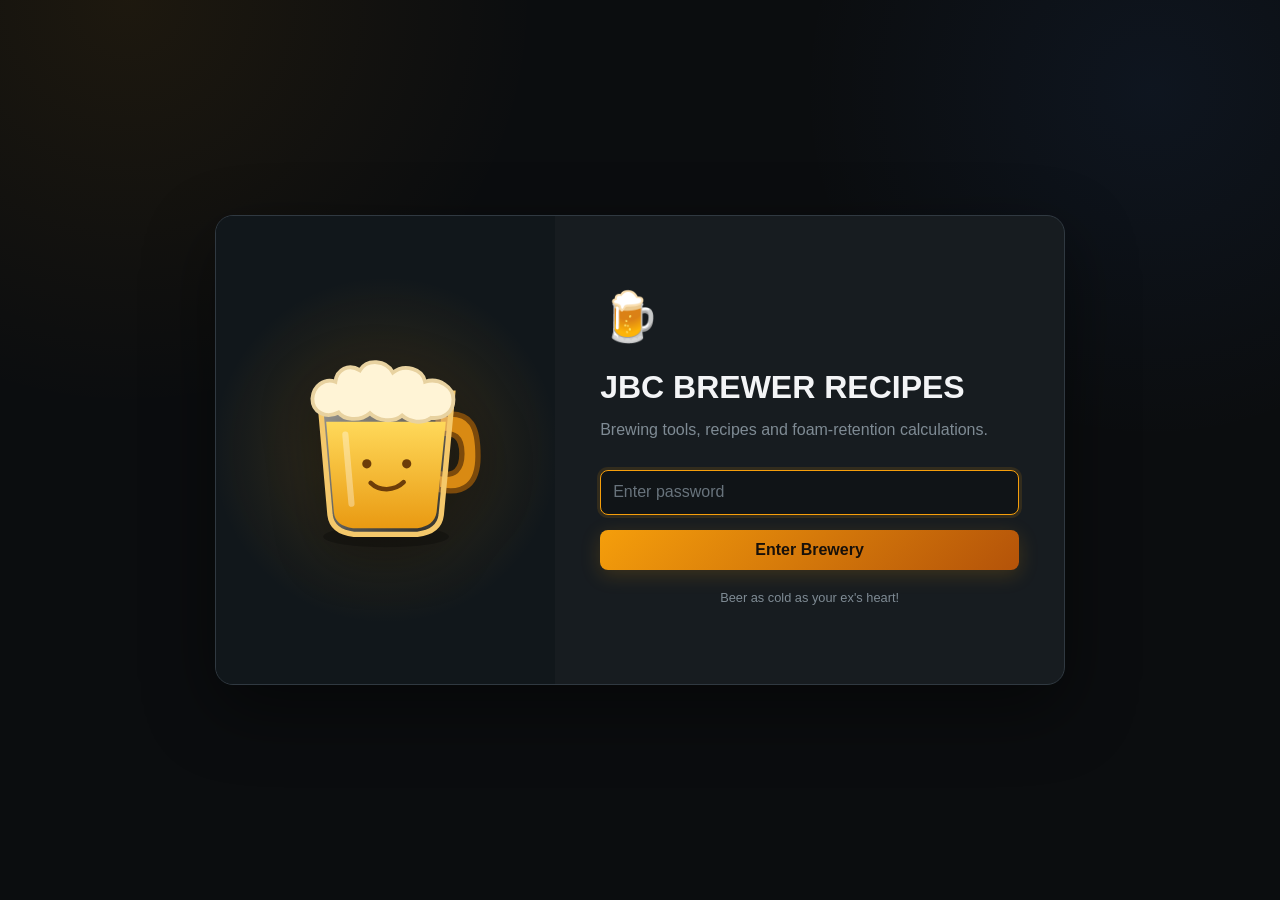
<file: index.html>
<!doctype html>
<html lang="en">
  <head>
    <meta charset="UTF-8" />

    <meta name="viewport" content="width=device-width, initial-scale=1.0" />

    <title>JBC BREWER APP</title>

    <link rel="stylesheet" href="style.css" />
  </head>

  <body>
    <div class="container">
      <!-- =====================================================
         HEADER
    ====================================================== -->

      <header class="page-header">
        <div class="header-copy">
          <div class="eyebrow">BREWERY TOOL</div>

          <h1>🍺 JBC Brewer Recipes</h1>

          <p>Select a recipe and calculate its foam-retention requirement.</p>
        </div>

        <div class="header-actions">
          <img src="hops.svg" alt="Cartoon hops" class="header-art" />

          <a href="login.html?logout=1" class="logout-button"> Log out </a>
        </div>
      </header>

      <div id="error-message" class="alert error hidden"></div>

      <!-- =====================================================
         CALCULATOR FORM
    ====================================================== -->

      <form
        method="POST"
        id="calculator-form"
        onsubmit="return calculateFRA(event);"
      >
        <!-- =================================================
             RECIPE SELECTION
        ================================================== -->

        <section class="card recipe-library">
          <div class="section-heading">
            <div>
              <div class="eyebrow">BREWERY RECIPES</div>

              <h2>Select Recipe</h2>

              <p>
                Choose a saved recipe or select Custom Recipe to enter your own
                FRA ingredients.
              </p>
            </div>

            <div class="recipe-selector-wrap">
              <select
                id="recipe-selector"
                name="selected_recipe"
                class="recipe-selector"
                required
              >
                <option value="">Select a recipe...</option>

                <option value="__custom__">Custom Recipe</option>
              </select>
            </div>
          </div>

          <!-- =================================================
                 SAVED RECIPE INFORMATION
            ================================================== -->

          <!-- Saved recipe information -->

          <div id="recipe-display" class="recipe-display hidden">
            <div class="recipe-title-row">
              <div>
                <h3 id="recipe-title"></h3>

                <span id="recipe-style" class="recipe-badge"> </span>
              </div>
            </div>

            <!-- =================================================
         GRAVITY / ALCOHOL
    ================================================== -->

            <div class="recipe-stats">
              <div class="recipe-stat">
                <span> Original Gravity </span>

                <strong id="recipe-og"> </strong>
              </div>

              <div class="recipe-stat">
                <span> Final Gravity </span>

                <strong id="recipe-fg"> </strong>
              </div>

              <div class="recipe-stat">
                <span> Alcohol </span>

                <strong id="recipe-abv"> </strong>
              </div>

              <div class="recipe-stat">
                <span> FRA </span>

                <strong id="recipe-base-fra"> </strong>
              </div>
            </div>

            <!-- =================================================
         SUGAR / FERMENTABLE ADDITIONS
    ================================================== -->

            <div class="recipe-stats recipe-fermentable-stats">
              <div class="recipe-stat">
                <span> Dextrose </span>

                <strong id="recipe-dextrose"> </strong>
              </div>

              <div class="recipe-stat">
                <span> Maltodextrin </span>

                <strong id="recipe-maltodextrin"> </strong>
              </div>
            </div>

            <!-- =================================================
         RECIPE DETAILS
    ================================================== -->

            <div class="recipe-columns">
              <div class="recipe-column">
                <h4>🍺 Malt / Fermentables</h4>

                <div id="recipe-fermentables" class="recipe-text"></div>
              </div>

              <div class="recipe-column">
                <h4>🌾 Grains</h4>

                <div id="recipe-grains" class="recipe-text"></div>
              </div>

              <div class="recipe-column">
                <h4>🌿 Hops</h4>

                <div id="recipe-hops" class="recipe-text"></div>
              </div>

              <div class="recipe-column">
                <h4>🧫 Yeast</h4>

                <div id="recipe-yeast" class="recipe-text"></div>
              </div>

              <div class="recipe-column">
                <h4>✨ Extras</h4>

                <div id="recipe-extras" class="recipe-text"></div>
              </div>

              <div class="recipe-column">
                <h4>📝 Notes</h4>

                <div id="recipe-notes" class="recipe-text"></div>
              </div>
            </div>
          </div>

          <!-- =================================================
                 CUSTOM RECIPE
            ================================================== -->

          <div id="custom-settings" class="hidden">
            <div class="form-grid">
              <div class="form-group">
                <label for="custom_ppm"> Custom Base FRA </label>

                <div class="input-with-unit">
                  <input
                    type="number"
                    id="custom_ppm"
                    name="custom_ppm"
                    step="0.1"
                    min="0.1"
                    value="50"
                  />

                  <span> ppm </span>
                </div>
              </div>
            </div>
          </div>
        </section>

        <!-- =================================================
             BATCH SIZE
        ================================================== -->

        <section class="card">
          <div class="section-heading">
            <div>
              <div class="eyebrow">BATCH</div>

              <h2>Batch Size</h2>

              <p>Enter the final batch volume.</p>
            </div>
          </div>

          <div class="form-grid">
            <div class="form-group">
              <label for="batch_size"> Batch Size </label>

              <div class="input-with-unit">
                <input
                  type="number"
                  id="batch_size"
                  name="batch_size"
                  step="0.1"
                  min="0.1"
                  value="60"
                  required
                />

                <span> L </span>
              </div>
            </div>
          </div>
        </section>

        <!-- =================================================
             INGREDIENTS
        ================================================== -->

        <section class="card">
          <div class="section-heading">
            <div>
              <div class="eyebrow">FOAM ADJUSTMENT</div>

              <h2>FRA Ingredients</h2>

              <p id="ingredient-section-description">
                Saved recipe ingredients are loaded automatically. You can
                adjust them before calculating.
              </p>
            </div>

            <button
              type="button"
              class="button secondary"
              onclick="addIngredient()"
            >
              + Add Ingredient
            </button>
          </div>

          <div class="ingredient-header">
            <div>Ingredient</div>

            <div>Amount</div>

            <div>Unit</div>

            <div>Adjustment</div>

            <div></div>
          </div>

          <div id="ingredient-list"></div>

          <div class="ingredient-note">
            <strong> How the adjustment works </strong>

            <p>
              Negative values indicate ingredients expected to support foam and
              therefore reduce the FRA target.
            </p>

            <p>Positive values increase the FRA target.</p>

            <p>
              Litre-based ingredients use a ppm/L coefficient when one is
              configured; ingredients without one are displayed only.
            </p>

            <p>
              The coefficients are working/calibration values, not universal
              brewing constants. Calibrate them against your own beers and FRA
              product.
            </p>
          </div>
        </section>

        <!-- =================================================
             CALCULATE
        ================================================== -->

        <div class="calculate-area">
          <button type="submit" class="button primary calculate-button">
            🍺 Calculate FRA Requirement
          </button>
        </div>
      </form>

      <!-- =====================================================
         RESULTS
    ====================================================== -->

      <section id="results-card" class="card results-card hidden">
        <div class="eyebrow">CALCULATION RESULT</div>

        <h2>FRA Requirement</h2>

        <div class="result-grid">
          <div class="result-box">
            <span class="result-label"> Batch Size </span>

            <strong id="result-batch"> </strong>
          </div>

          <div class="result-box">
            <span class="result-label"> Base FRA </span>

            <strong id="result-base"> </strong>
          </div>

          <div class="result-box">
            <span class="result-label"> Recipe Adjustment </span>

            <strong id="result-adjustment"> </strong>
          </div>

          <div class="result-box highlight">
            <span class="result-label"> Final FRA Target </span>

            <strong id="result-final"> </strong>
          </div>
        </div>

        <!-- =================================================
             ACTUAL WEIGHTS
        ================================================== -->

        <div class="solution-results">
          <h3>2% FRA Solution</h3>

          <div class="solution-grid">
            <div class="solution-item">
              <span> FRA </span>

              <strong id="result-fra"> </strong>
            </div>

            <div class="solution-item">
              <span> Water </span>

              <strong id="result-water"> </strong>
            </div>

          </div>
        </div>

        <!-- =================================================
             BREAKDOWN
        ================================================== -->

        <div class="breakdown">
          <h3>Ingredient Calculation</h3>

          <div id="breakdown-table" class="breakdown-table"></div>
        </div>

        <!-- =================================================
             FORMULA
        ================================================== -->

        <div class="formula">
          <h3>Calculation</h3>

          <p>Final PPM = Base PPM + Recipe Adjustment</p>

          <p>FRA grams = Batch litres × Final PPM ÷ 1000</p>

          <p>2% solution = FRA ÷ 0.02</p>
        </div>
      </section>
    </div>

    <script src="app.js"></script>
  </body>
</html>
</file>
<file: style.css>
/* ==========================================================
   GLOBAL
========================================================== */

:root {

    --bg: #0b0d0f;

    --bg-soft: #111519;

    --card: #171c20;

    --card-2: #1d2429;

    --border: #303941;

    --border-light: #3b454d;

    --text: #f3f4f6;

    --text-soft: #b4bec6;

    --text-muted: #7f8b94;

    --amber: #f59e0b;

    --amber-light: #fbbf24;

    --amber-dark: #b45309;

    --blue: #3b82f6;

    --blue-dark: #2563eb;

    --green: #4ade80;

    --red: #f87171;

    --danger-bg: #35191b;

    --danger-border: #7f3034;

    --shadow:
        0 12px 35px rgba(0, 0, 0, 0.30);
}


* {
    box-sizing: border-box;
}


html {
    scroll-behavior: smooth;
}


body {

    margin: 0;

    font-family:
        -apple-system,
        BlinkMacSystemFont,
        "Segoe UI",
        Roboto,
        Arial,
        sans-serif;

    background:
        radial-gradient(
            circle at 10% 0%,
            rgba(245, 158, 11, 0.08),
            transparent 28%
        ),

        radial-gradient(
            circle at 90% 10%,
            rgba(59, 130, 246, 0.07),
            transparent 25%
        ),

        var(--bg);

    color: var(--text);

    line-height: 1.5;

    min-height: 100vh;
}


.container {

    width: min(1250px, 94%);

    margin: 35px auto 80px;
}



/* ==========================================================
   HEADER
========================================================== */

.page-header {

    display: flex;

    justify-content: space-between;

    align-items: center;

    gap: 25px;

    margin-bottom: 30px;

    padding-bottom: 22px;

    border-bottom:
        1px solid var(--border);
}


.eyebrow {

    margin-bottom: 5px;

    color: var(--amber);

    font-size: 0.72rem;

    font-weight: 800;

    letter-spacing: 0.16em;
}


.page-header h1 {

    margin: 0;

    font-size: clamp(
        1.9rem,
        4vw,
        2.7rem
    );

    color: var(--text);
}


.page-header p {

    margin: 6px 0 0;

    color: var(--text-muted);
}


.header-actions {

    display: flex;

    align-items: center;

    gap: 20px;
}


.header-art {

    width: 85px;

    height: 85px;

    object-fit: contain;

    opacity: 0.95;
}


.logout-button {

    display: inline-flex;

    align-items: center;

    justify-content: center;

    padding: 9px 14px;

    border:
        1px solid var(--border);

    border-radius: 7px;

    background: var(--card);

    color: var(--text-soft);

    text-decoration: none;

    font-size: 0.9rem;

    font-weight: 700;

    transition:
        background 0.15s,
        color 0.15s,
        border-color 0.15s;
}


.logout-button:hover {

    color: white;

    border-color: var(--amber);

    background: var(--card-2);
}



/* ==========================================================
   CARDS
========================================================== */

.card {

    background:
        linear-gradient(
            145deg,
            rgba(255,255,255,0.025),
            rgba(255,255,255,0)
        ),
        var(--card);

    border:
        1px solid var(--border);

    border-radius: 14px;

    padding: 26px;

    margin-bottom: 25px;

    box-shadow: var(--shadow);
}


.card h2 {

    margin-top: 0;

    margin-bottom: 8px;

    color: var(--text);
}


.card h3 {

    margin-top: 0;

    color: var(--text);
}


.card h4 {

    margin-top: 0;

    color: var(--amber-light);
}



/* ==========================================================
   FORM
========================================================== */

.form-grid {

    display: grid;

    grid-template-columns:
        repeat(3, 1fr);

    gap: 20px;
}


.form-group {

    display: flex;

    flex-direction: column;

    gap: 7px;
}


.form-group label {

    font-weight: 700;

    color: var(--text-soft);
}


input,
select {

    width: 100%;

    min-height: 45px;

    padding: 9px 12px;

    border:
        1px solid var(--border-light);

    border-radius: 8px;

    background: #101417;

    font-size: 1rem;

    color: var(--text);

    color-scheme: dark;
}


input::placeholder {

    color: #68737c;
}


input:focus,
select:focus {

    outline: none;

    border-color: var(--amber);

    box-shadow:
        0 0 0 3px
        rgba(245, 158, 11, 0.12);
}


.input-with-unit {

    display: flex;

    align-items: stretch;
}


.input-with-unit input {

    border-radius:
        8px 0 0 8px;
}


.input-with-unit span {

    display: flex;

    align-items: center;

    padding: 0 13px;

    background: #252c31;

    border:
        1px solid var(--border-light);

    border-left: 0;

    border-radius:
        0 8px 8px 0;

    color: var(--text-muted);

    font-weight: 700;
}


.custom-ppm-group {

    display: none;
}



/* ==========================================================
   SECTION HEADING
========================================================== */

.section-heading {

    display: flex;

    justify-content: space-between;

    align-items: center;

    gap: 20px;

    margin-bottom: 20px;
}


.section-heading h2 {

    margin-bottom: 3px;
}


.section-heading p {

    margin: 0;

    color: var(--text-muted);
}


.recipe-selector-wrap {

    min-width: 280px;
}



/* ==========================================================
   BUTTONS
========================================================== */

.button {

    border: 0;

    border-radius: 8px;

    padding: 11px 18px;

    font-size: 1rem;

    font-weight: 800;

    cursor: pointer;

    transition:
        transform 0.1s,
        opacity 0.1s,
        background 0.15s;
}


.button:hover {

    opacity: 0.92;
}


.button:active {

    transform: translateY(1px);
}


.button.primary {

    background:
        linear-gradient(
            135deg,
            var(--amber),
            var(--amber-dark)
        );

    color: #17100a;

    box-shadow:
        0 5px 20px
        rgba(245, 158, 11, 0.18);
}


.button.secondary {

    background: #202931;

    color: var(--amber-light);

    border:
        1px solid var(--border-light);
}


.calculate-area {

    display: flex;

    justify-content: center;

    margin: 30px 0;
}


.calculate-button {

    min-width: 300px;

    padding: 15px 25px;

    font-size: 1.05rem;
}



/* ==========================================================
   ALERTS
========================================================== */

.alert {

    padding: 15px 18px;

    margin-bottom: 20px;

    border-radius: 9px;

    font-weight: 700;
}


.alert.error {

    background: var(--danger-bg);

    border:
        1px solid var(--danger-border);

    color: #fca5a5;
}



/* ==========================================================
   INGREDIENT TABLE
========================================================== */

.ingredient-header,
.ingredient-row {

    display: grid;

    grid-template-columns:
        minmax(220px, 2fr)
        minmax(110px, 1fr)
        90px
        180px
        45px;

    gap: 10px;

    align-items: center;
}


.ingredient-header {

    padding: 0 0 8px;

    font-size: 0.78rem;

    font-weight: 800;

    color: var(--text-muted);

    text-transform: uppercase;
}


.ingredient-row {

    padding: 10px 0;

    border-top:
        1px solid var(--border);
}


.ingredient-factor {

    font-family:
        "SFMono-Regular",
        Consolas,
        monospace;

    font-size: 0.86rem;

    color: var(--text-soft);
}


.remove-button {

    width: 36px;

    height: 36px;

    border: 0;

    border-radius: 7px;

    background:
        rgba(248, 113, 113, 0.12);

    color: var(--red);

    font-size: 1.3rem;

    cursor: pointer;
}


.remove-button:hover {

    background:
        rgba(248, 113, 113, 0.22);
}


.ingredient-note {

    margin-top: 20px;

    padding: 15px;

    border-radius: 8px;

    background:
        rgba(255,255,255,0.025);

    border:
        1px solid var(--border);

    color: var(--text-muted);

    font-size: 0.9rem;
}


.ingredient-note strong {

    color: var(--amber-light);
}


.ingredient-note p {

    margin: 7px 0 0;
}

/* ============================================================
   DEXTROSE / MALTODEXTRIN RECIPE DISPLAY
============================================================ */

.recipe-fermentable-stats {
    margin-top: 1rem;
}

/* ==========================================================
   RESULTS
========================================================== */

.results-card {

    border-top:
        4px solid var(--amber);

    background:
        linear-gradient(
            145deg,
            rgba(245,158,11,0.045),
            transparent 30%
        ),
        var(--card);
}


.result-grid {

    display: grid;

    grid-template-columns:
        repeat(4, 1fr);

    gap: 15px;

    margin-bottom: 30px;
}


.result-box {

    padding: 20px;

    border-radius: 10px;

    background:
        rgba(255,255,255,0.025);

    border:
        1px solid var(--border);
}


.result-box.highlight {

    background:
        rgba(245,158,11,0.10);

    border-color:
        rgba(245,158,11,0.35);

    box-shadow:
        inset 0 0 25px
        rgba(245,158,11,0.025);
}


.result-label {

    display: block;

    margin-bottom: 6px;

    color: var(--text-muted);

    font-size: 0.78rem;

    font-weight: 700;

    text-transform: uppercase;
}


.result-box strong {

    font-size: 1.5rem;

    color: var(--text);
}



/* ==========================================================
   POSITIVE / NEGATIVE
========================================================== */

.positive {

    color: var(--green) !important;
}


.negative {

    color: var(--red) !important;
}



/* ==========================================================
   SOLUTION
========================================================== */

.solution-results {

    margin-top: 20px;

    padding: 20px;

    background:
        rgba(255,255,255,0.025);

    border:
        1px solid var(--border);

    border-radius: 10px;
}


.solution-results h3 {

    margin-bottom: 15px;
}


.solution-grid {

    display: grid;

    grid-template-columns:
        repeat(3, 1fr);

    gap: 15px;
}


.solution-item {

    padding: 15px;

    background: #101417;

    border:
        1px solid var(--border);

    border-radius: 8px;
}


.solution-item span {

    display: block;

    color: var(--text-muted);

    font-size: 0.88rem;

    margin-bottom: 5px;
}


.solution-item strong {

    font-size: 1.3rem;
}


.solution-item.total {

    background:
        rgba(245,158,11,0.10);

    border-color:
        rgba(245,158,11,0.35);
}



/* ==========================================================
   BREAKDOWN
========================================================== */

.breakdown {

    margin-top: 30px;
}


.breakdown-table {

    border:
        1px solid var(--border);

    border-radius: 8px;

    overflow: hidden;
}


.breakdown-row {

    display: grid;

    grid-template-columns:
        2fr
        1fr
        1fr
        1fr;

    gap: 10px;

    padding: 12px 15px;

    border-top:
        1px solid var(--border);
}


.breakdown-row:first-child {

    border-top: 0;
}


.breakdown-row.heading {

    background:
        #20272d;

    font-size: 0.8rem;

    font-weight: 800;

    color: var(--text-muted);
}


.breakdown-row.total-row {

    background:
        rgba(255,255,255,0.025);

    font-weight: 800;
}


.calculation-warning {

    display: block;

    margin-top: 4px;

    color: var(--amber);

    font-size: 0.75rem;
}



/* ==========================================================
   FORMULA
========================================================== */

.formula {

    margin-top: 30px;

    padding: 20px;

    border-radius: 9px;

    background:
        #101417;

    border:
        1px solid var(--border);

    color: var(--text-muted);
}


.formula h3 {

    color: var(--amber-light);
}


.formula p {

    margin: 7px 0;

    font-family:
        "SFMono-Regular",
        Consolas,
        monospace;
}



/* ==========================================================
   RECIPE LIBRARY
========================================================== */

.recipe-library {

    overflow: hidden;
}


.recipe-display {

    margin-top: 25px;

    padding-top: 25px;

    border-top:
        1px solid var(--border);
}


.hidden {

    display: none !important;
}


.recipe-title-row {

    display: flex;

    justify-content: space-between;

    align-items: center;

    gap: 15px;
}


.recipe-title-row h3 {

    margin: 0;

    font-size: 1.6rem;
}


.recipe-badge {

    display: inline-block;

    margin-top: 7px;

    padding: 4px 9px;

    border-radius: 999px;

    background:
        rgba(245,158,11,0.12);

    color: var(--amber-light);

    border:
        1px solid
        rgba(245,158,11,0.25);

    font-size: 0.75rem;

    font-weight: 800;
}


.recipe-stats {

    display: grid;

    grid-template-columns:
        repeat(4, 1fr);

    gap: 12px;

    margin: 20px 0;
}


.recipe-stat {

    padding: 15px;

    border-radius: 9px;

    background:
        rgba(255,255,255,0.025);

    border:
        1px solid var(--border);
}


.recipe-stat span {

    display: block;

    color: var(--text-muted);

    font-size: 0.78rem;

    text-transform: uppercase;

    font-weight: 700;
}


.recipe-stat strong {

    display: block;

    white-space: pre-line;

    margin-top: 4px;

    color: var(--amber-light);

    font-size: 1.25rem;
}


.recipe-columns {

    display: grid;

    grid-template-columns:
        repeat(2, 1fr);

    gap: 15px;
}


.recipe-column {

    padding: 18px;

    border-radius: 9px;

    background:
        #101417;

    border:
        1px solid var(--border);
}


.recipe-column h4 {

    margin-bottom: 10px;
}


.recipe-text {

    color: var(--text-soft);

    white-space: pre-wrap;

    word-break: break-word;

    line-height: 1.55;
}

.dextrose-stat {
    border-left: 3px solid #d6a84f;
}

.dextrose-stat strong {
    color: #d6a84f;
}

/* ==========================================================
   LOGIN
========================================================== */

.login-page {

    display: flex;

    align-items: center;

    justify-content: center;

    padding: 30px;

    min-height: 100vh;
}


.login-shell {

    display: grid;

    grid-template-columns:
        0.8fr 1.2fr;

    width: min(850px, 100%);

    min-height: 470px;

    background:
        var(--card);

    border:
        1px solid var(--border);

    border-radius: 18px;

    overflow: hidden;

    box-shadow:
        0 25px 70px
        rgba(0,0,0,0.45);
}


.login-art {

    display: flex;

    align-items: center;

    justify-content: center;

    padding: 40px;

    background:
        radial-gradient(
            circle at center,
            rgba(245,158,11,0.18),
            transparent 60%
        ),

        #11171b;
}


.login-art img {

    width: 230px;

    max-width: 100%;

    filter:
        drop-shadow(
            0 15px 25px
            rgba(0,0,0,0.35)
        );
}


.login-card {

    display: flex;

    flex-direction: column;

    justify-content: center;

    padding: 45px;
}


.login-logo {

    font-size: 3rem;

    margin-bottom: 10px;
}


.login-card h1 {

    margin: 0;

    font-size: 2rem;
}


.login-subtitle {

    margin:
        7px 0 28px;

    color: var(--text-muted);
}


.login-button {

    width: 100%;

    margin-top: 15px;
}


.login-note {

    margin-top: 18px;

    color: var(--text-muted);

    font-size: 0.8rem;

    text-align: center;
}



/* ==========================================================
   MOBILE
========================================================== */

@media (max-width: 950px) {

    .form-grid {

        grid-template-columns:
            1fr;
    }


    .result-grid {

        grid-template-columns:
            repeat(2, 1fr);
    }


    .recipe-columns {

        grid-template-columns:
            1fr;
    }


    .login-shell {

        grid-template-columns:
            1fr;
    }


    .login-art {

        min-height: 220px;
    }


    .login-art img {

        width: 160px;
    }

}


@media (max-width: 700px) {

    .container {

        width: 94%;

        margin-top: 20px;
    }


    .card {

        padding: 18px;
    }


    .page-header {

        align-items: flex-start;
    }


    .header-art {

        display: none;
    }


    .section-heading {

        flex-direction: column;

        align-items: stretch;
    }


    .recipe-selector-wrap {

        min-width: 0;

        width: 100%;
    }


    .ingredient-header {

        display: none;
    }


    .ingredient-row {

        grid-template-columns:
            1fr 1fr;

        padding: 15px 0;

        gap: 9px;
    }


    .ingredient-row > div:first-child {

        grid-column:
            1 / -1;
    }


    .ingredient-row > div:nth-child(4) {

        grid-column: 1;
    }


    .ingredient-row > div:nth-child(5) {

        grid-column: 2;

        display: flex;

        justify-content: flex-end;
    }


    .result-grid {

        grid-template-columns:
            1fr;
    }


    .solution-grid {

        grid-template-columns:
            1fr;
    }


    .recipe-stats {

        grid-template-columns:
            1fr;
    }


    .breakdown-row {

        grid-template-columns:
            1fr 1fr;

        gap: 8px;
    }


    .breakdown-row.heading {

        display: none;
    }


    .calculate-button {

        width: 100%;

        min-width: 0;
    }


    .login-page {

        padding: 15px;
    }


    .login-card {

        padding: 30px 22px;
    }

}


@media (max-width: 430px) {

    .page-header h1 {

        font-size: 1.7rem;
    }


    .login-art {

        display: none;
    }


    .login-card {

        padding: 30px 20px;
    }

}

/* ==========================================================
   STATIC APP
========================================================== */

.hidden {
    display: none !important;
}
</file>
